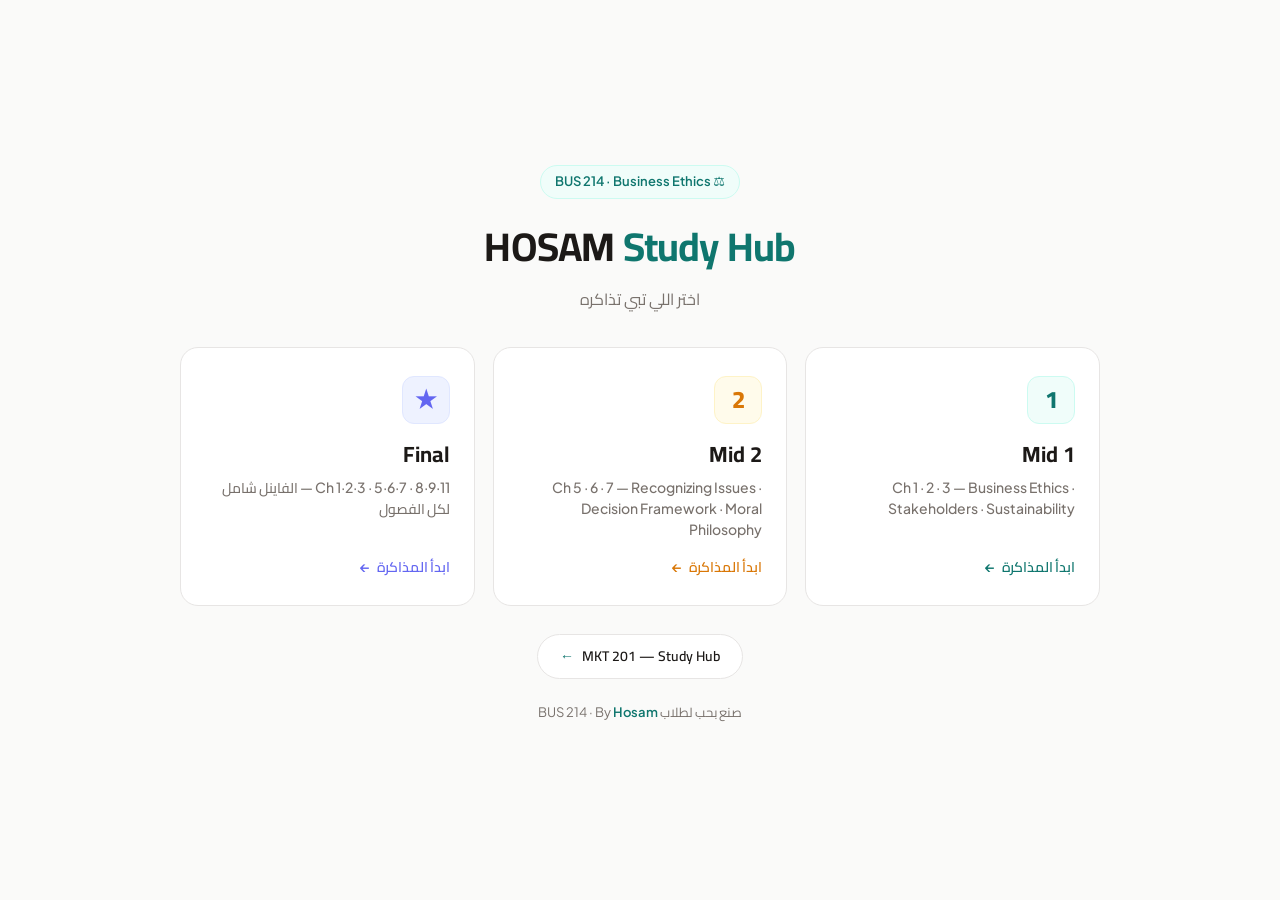
<file: index.html>
<!DOCTYPE html>
<html lang="ar" dir="rtl">
<head>
  <meta charset="UTF-8" />
  <meta name="viewport" content="width=device-width, initial-scale=1.0" />
  <title>BUS 214 — HOSAM Study Hub</title>
  <meta name="description" content="BUS 214 Business Ethics — اختر الميدترم المناسب أو الفاينل.">
  <meta name="author" content="Hosam Almotairi">

  <meta property="og:type" content="website">
  <meta property="og:url" content="https://bus-214-study-hub.vercel.app/">
  <meta property="og:title" content="BUS 214 Study Hub ⚖️">
  <meta property="og:description" content="ذاكر BUS 214 بذكاء — Mid 1 + Mid 2 + Final في مكان واحد.">
  <meta property="og:locale" content="ar_SA">
  <meta property="og:image" content="https://bus-214-study-hub.vercel.app/og.png">
  <meta property="og:image:secure_url" content="https://bus-214-study-hub.vercel.app/og.png">
  <meta property="og:image:type" content="image/png">
  <meta property="og:image:width" content="1200">
  <meta property="og:image:height" content="630">
  <meta property="og:image:alt" content="BUS 214 — HOSAM Study Hub">

  <meta name="twitter:card" content="summary_large_image">
  <meta name="twitter:title" content="BUS 214 Study Hub ⚖️">
  <meta name="twitter:description" content="ذاكر BUS 214 بذكاء — Mid 1 + Mid 2 + Final في مكان واحد.">
  <meta name="twitter:image" content="https://bus-214-study-hub.vercel.app/og.png">

  <link rel="icon" href="data:image/svg+xml,<svg xmlns='http://www.w3.org/2000/svg' viewBox='0 0 100 100'><rect width='100' height='100' rx='20' fill='%230d9488'/><text y='.9em' font-size='64' x='50%' dominant-baseline='auto' text-anchor='middle'>⚖️</text></svg>">
  <meta name="theme-color" content="#0d9488">

  <link rel="preconnect" href="https://fonts.googleapis.com">
  <link rel="preconnect" href="https://fonts.gstatic.com" crossorigin>
  <link rel="stylesheet" href="https://fonts.googleapis.com/css2?family=Cairo:slnt,wght@-10,200..1000&family=Plus+Jakarta+Sans:wght@400;500;600;700&display=swap">

  <style>
    *,*::before,*::after { box-sizing: border-box; }
    html, body { margin: 0; padding: 0; }

    :root {
      --primary: #0F766E;
      --primary-light: #14B8A6;
      --accent: #D97706;
      --indigo: #6366F1;
      --surface: #FAFAF9;
      --card: #FFFFFF;
      --text: #1C1917;
      --muted: #78716C;
      --border: #E7E5E4;
      --tint-bg: #F0FDFA;
      --tint-border: #CCFBF1;
      --amber-bg: #FFFBEB;
      --amber-border: #FEF3C7;
      --indigo-bg: #EEF2FF;
      --indigo-border: #E0E7FF;
    }

    @media (prefers-color-scheme: dark) {
      :root {
        --primary: #0D9488;
        --primary-light: #2DD4BF;
        --accent: #F59E0B;
        --indigo: #818CF8;
        --surface: #1C1917;
        --card: #292524;
        --text: #FAFAF9;
        --muted: #A8A29E;
        --border: #44403C;
        --tint-bg: rgba(15,118,110,0.15);
        --tint-border: rgba(15,118,110,0.3);
        --amber-bg: rgba(217,119,6,0.12);
        --amber-border: rgba(217,119,6,0.25);
        --indigo-bg: rgba(99,102,241,0.15);
        --indigo-border: rgba(99,102,241,0.3);
      }
    }

    body {
      font-family: 'Plus Jakarta Sans', 'Cairo', system-ui, sans-serif;
      background: var(--surface);
      color: var(--text);
      min-height: 100vh;
      display: flex; align-items: center; justify-content: center;
      padding: 24px;
      line-height: 1.5;
    }

    .wrap {
      width: 100%;
      max-width: 920px;
      text-align: center;
    }

    .badge {
      display: inline-flex; align-items: center; gap: 8px;
      background: var(--tint-bg);
      border: 1px solid var(--tint-border);
      color: var(--primary);
      padding: 6px 14px;
      border-radius: 999px;
      font-size: 13px;
      font-weight: 600;
      margin-bottom: 18px;
    }

    h1 {
      font-family: 'Cairo', 'Plus Jakarta Sans', sans-serif;
      font-size: clamp(28px, 5vw, 40px);
      font-weight: 700;
      margin: 0 0 10px;
      letter-spacing: -0.02em;
    }
    h1 .em { color: var(--primary); }

    .sub {
      color: var(--muted);
      font-size: 16px;
      margin: 0 0 36px;
    }

    .cards {
      display: grid;
      grid-template-columns: repeat(auto-fit, minmax(280px, 1fr));
      gap: 18px;
      margin-bottom: 28px;
    }

    .card {
      background: var(--card);
      border: 1px solid var(--border);
      border-radius: 18px;
      padding: 28px 24px;
      text-decoration: none;
      color: inherit;
      display: flex; flex-direction: column;
      align-items: flex-start;
      text-align: right;
      transition: transform .18s ease, box-shadow .18s ease, border-color .18s ease;
      position: relative;
      overflow: hidden;
    }
    .card::before {
      content: '';
      position: absolute; inset: 0;
      background: linear-gradient(135deg, transparent 0%, var(--tint-bg) 100%);
      opacity: 0;
      transition: opacity .2s ease;
      pointer-events: none;
    }
    .card:hover {
      transform: translateY(-3px);
      box-shadow: 0 12px 32px -8px rgba(15,118,110,0.18);
      border-color: var(--primary);
    }
    .card:hover::before { opacity: 1; }
    .card > * { position: relative; z-index: 1; }

    .card-icon {
      width: 48px; height: 48px;
      border-radius: 12px;
      display: flex; align-items: center; justify-content: center;
      font-size: 24px;
      font-weight: 800;
      font-family: 'Cairo', sans-serif;
      margin-bottom: 14px;
    }
    .card-icon.teal {
      background: var(--tint-bg);
      border: 1px solid var(--tint-border);
      color: var(--primary);
    }
    .card-icon.amber {
      background: var(--amber-bg);
      border: 1px solid var(--amber-border);
      color: var(--accent);
    }
    .card-icon.indigo {
      background: var(--indigo-bg);
      border: 1px solid var(--indigo-border);
      color: var(--indigo);
    }

    .card-title {
      font-family: 'Cairo', sans-serif;
      font-size: 22px;
      font-weight: 700;
      margin: 0 0 6px;
    }
    .card-chapters {
      color: var(--muted);
      font-size: 14px;
      font-weight: 500;
      margin: 0 0 16px;
    }
    .card-cta {
      display: inline-flex; align-items: center; gap: 6px;
      color: var(--primary);
      font-weight: 600;
      font-size: 14px;
      margin-top: auto;
    }
    .card.amber .card-cta { color: var(--accent); }
    .card.amber:hover { border-color: var(--accent); box-shadow: 0 12px 32px -8px rgba(217,119,6,0.18); }
    .card.amber::before { background: linear-gradient(135deg, transparent 0%, var(--amber-bg) 100%); }

    .card.indigo .card-cta { color: var(--indigo); }
    .card.indigo:hover { border-color: var(--indigo); box-shadow: 0 12px 32px -8px rgba(99,102,241,0.18); }
    .card.indigo::before { background: linear-gradient(135deg, transparent 0%, var(--indigo-bg) 100%); }

    .card-cta::after {
      content: '←';
      transition: transform .18s ease;
    }
    .card:hover .card-cta::after { transform: translateX(-4px); }

    .more-sites {
      display: inline-flex; align-items: center; gap: 8px;
      background: var(--card);
      border: 1px solid var(--border);
      color: var(--text);
      padding: 11px 22px;
      border-radius: 999px;
      text-decoration: none;
      font-family: 'Cairo', sans-serif;
      font-size: 14px;
      font-weight: 600;
      transition: transform .18s ease, box-shadow .18s ease, border-color .18s ease;
    }
    .more-sites:hover {
      transform: translateY(-2px);
      border-color: var(--primary);
      box-shadow: 0 10px 24px -8px rgba(15,118,110,0.18);
    }
    .more-sites .arrow { color: var(--primary); transition: transform .18s ease; }
    .more-sites:hover .arrow { transform: translateX(-4px); }

    .footer {
      color: var(--muted);
      font-size: 13px;
      margin-top: 24px;
    }
    .footer a { color: var(--primary); text-decoration: none; font-weight: 600; }
    .footer a:hover { text-decoration: underline; }
  </style>
</head>
<body>
  <main class="wrap">
    <div class="badge">⚖️ BUS 214 · Business Ethics</div>
    <h1>HOSAM <span class="em">Study Hub</span></h1>
    <p class="sub">اختر اللي تبي تذاكره</p>

    <div class="cards">
      <a class="card" href="bus214_edition.html">
        <div class="card-icon teal">1</div>
        <h2 class="card-title">Mid 1</h2>
        <p class="card-chapters">Ch 1 · 2 · 3 — Business Ethics · Stakeholders · Sustainability</p>
        <span class="card-cta">ابدأ المذاكرة</span>
      </a>

      <a class="card amber" href="bus214_mid2.html">
        <div class="card-icon amber">2</div>
        <h2 class="card-title">Mid 2</h2>
        <p class="card-chapters">Ch 5 · 6 · 7 — Recognizing Issues · Decision Framework · Moral Philosophy</p>
        <span class="card-cta">ابدأ المذاكرة</span>
      </a>

      <a class="card indigo" href="https://bus214-final.vercel.app" target="_blank" rel="noopener">
        <div class="card-icon indigo">★</div>
        <h2 class="card-title">Final</h2>
        <p class="card-chapters">Ch 1·2·3 · 5·6·7 · 8·9·11 — الفاينل شامل لكل الفصول</p>
        <span class="card-cta">ابدأ المذاكرة</span>
      </a>
    </div>

    <a class="more-sites" href="https://mkt201.vercel.app/" target="_blank" rel="noopener">
      MKT 201 — Study Hub
      <span class="arrow">←</span>
    </a>

    <p class="footer">
      صنع بحب لطلاب BUS 214 · By <a href="https://wa.me/966594555022">Hosam</a>
    </p>
  </main>
</body>
</html>
</file>
